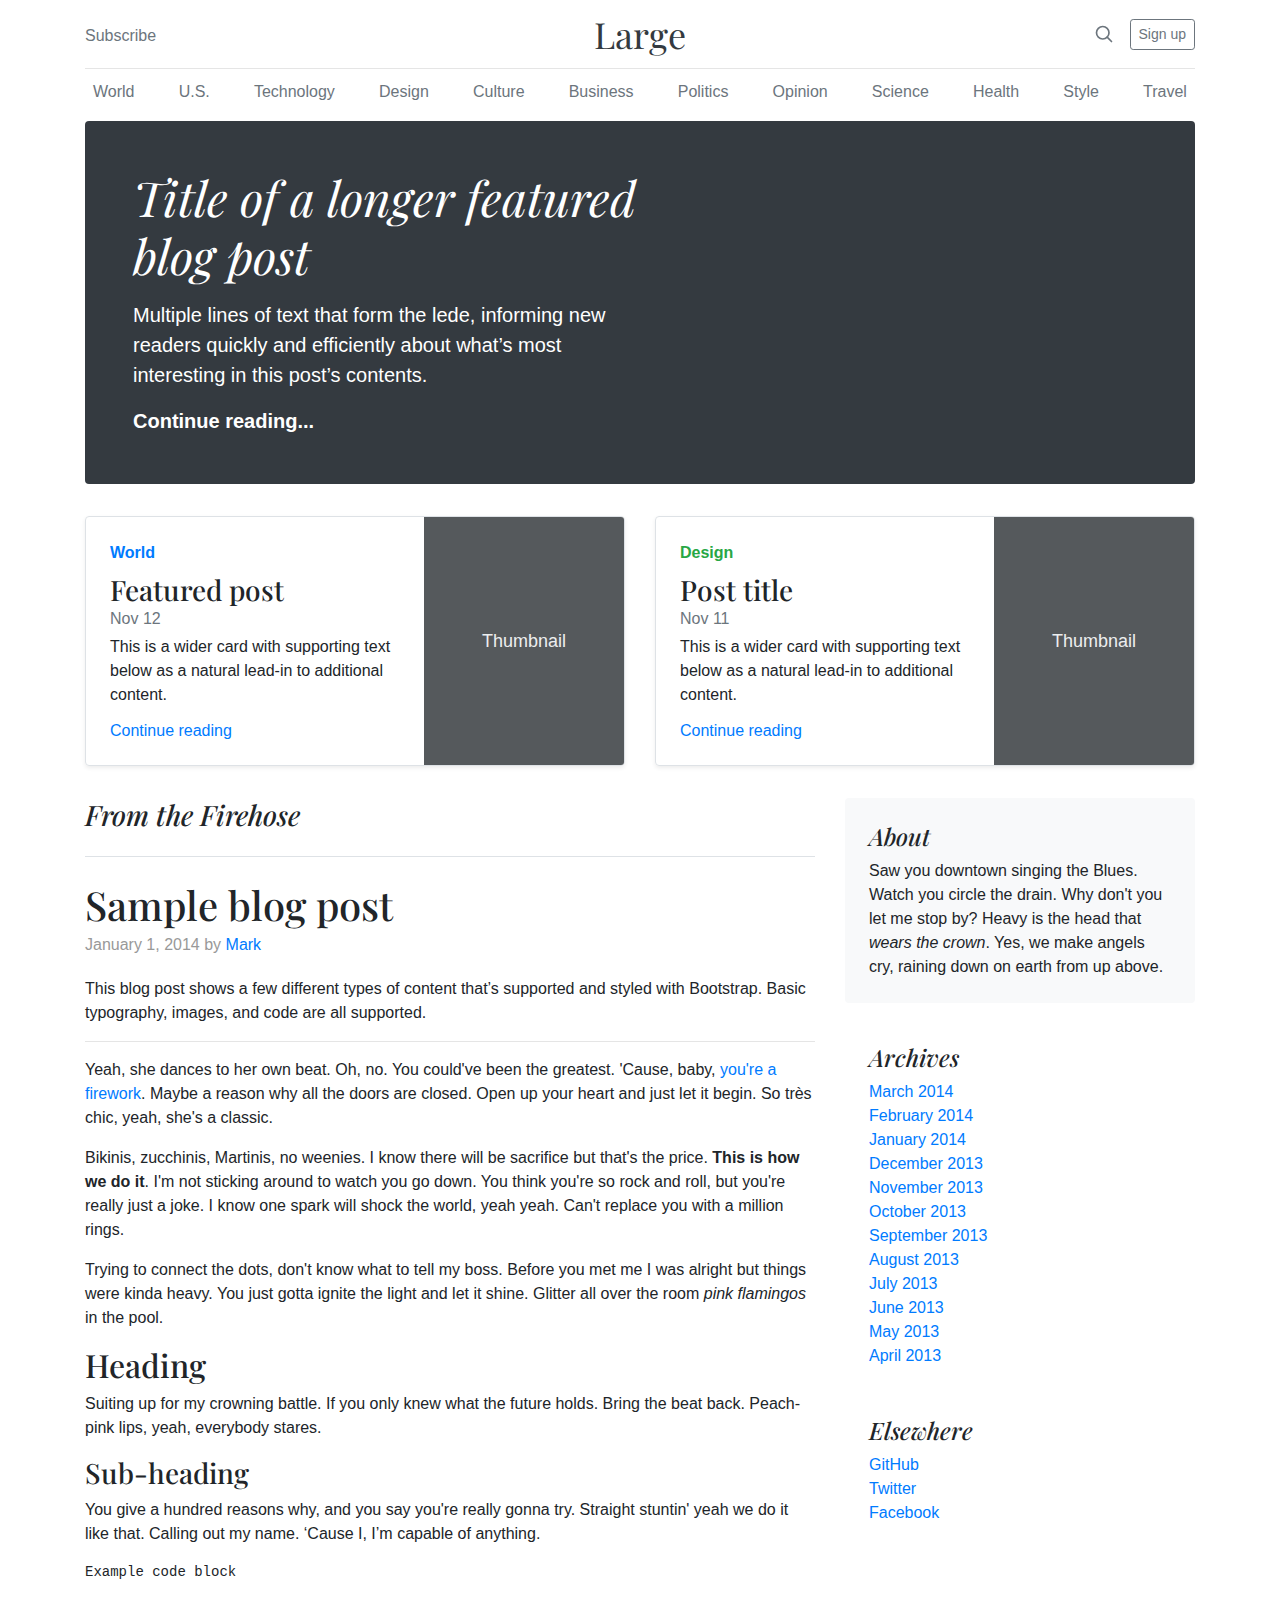
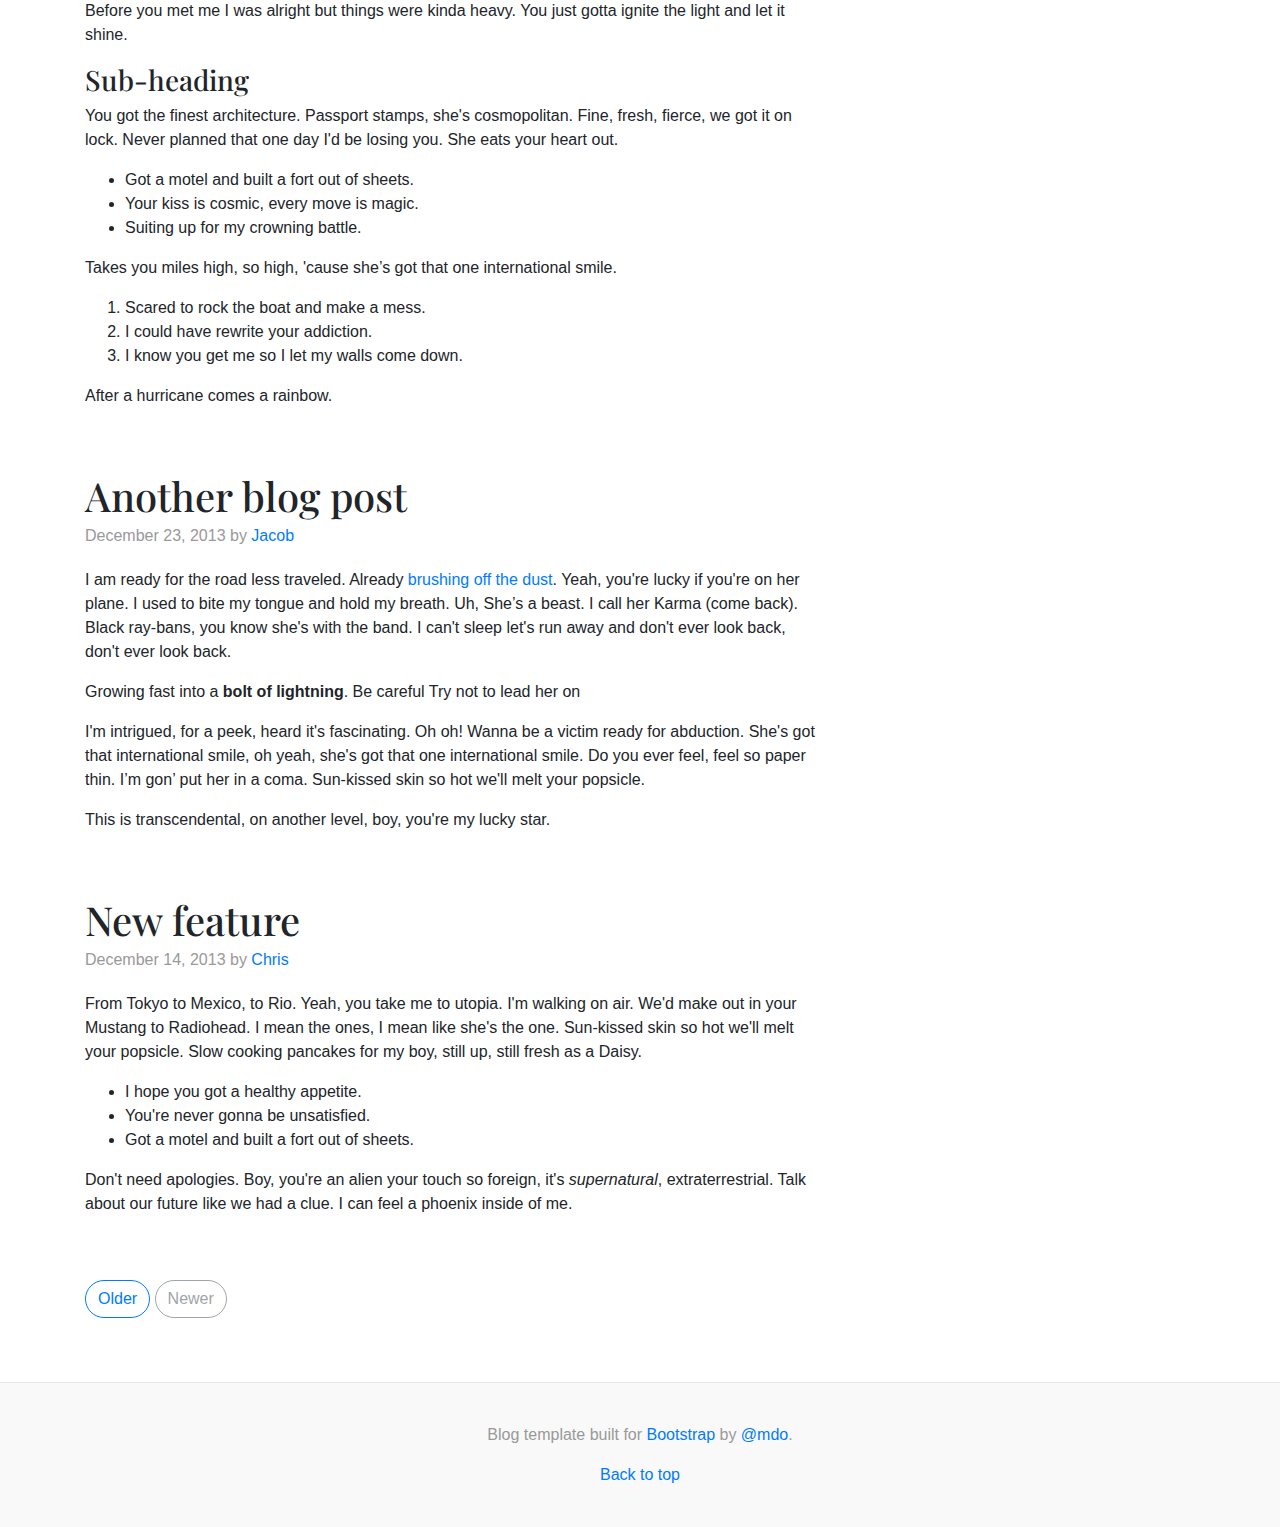
<file: bootstrap-4.6.2-examples/blog/index.html>
<!doctype html>
<html lang="en">
  <head>
    <meta charset="utf-8">
    <meta name="viewport" content="width=device-width, initial-scale=1, shrink-to-fit=no">
    <meta name="description" content="">
    <meta name="author" content="Mark Otto, Jacob Thornton, and Bootstrap contributors">
    <meta name="generator" content="Hugo 0.101.0">
    <title>Blog Template · Bootstrap v4.6</title>

    <link rel="canonical" href="https://getbootstrap.com/docs/4.6/examples/blog/">

    

    <!-- Bootstrap core CSS -->
<link href="../assets/dist/css/bootstrap.min.css" rel="stylesheet">



    <style>
      .bd-placeholder-img {
        font-size: 1.125rem;
        text-anchor: middle;
        -webkit-user-select: none;
        -moz-user-select: none;
        -ms-user-select: none;
        user-select: none;
      }

      @media (min-width: 768px) {
        .bd-placeholder-img-lg {
          font-size: 3.5rem;
        }
      }
    </style>

    
    <!-- Custom styles for this template -->
    <link href="https://fonts.googleapis.com/css?family=Playfair&#43;Display:700,900" rel="stylesheet">
    <!-- Custom styles for this template -->
    <link href="blog.css" rel="stylesheet">
  </head>
  <body>
    
<div class="container">
  <header class="blog-header py-3">
    <div class="row flex-nowrap justify-content-between align-items-center">
      <div class="col-4 pt-1">
        <a class="text-muted" href="#">Subscribe</a>
      </div>
      <div class="col-4 text-center">
        <a class="blog-header-logo text-dark" href="#">Large</a>
      </div>
      <div class="col-4 d-flex justify-content-end align-items-center">
        <a class="text-muted" href="#" aria-label="Search">
          <svg xmlns="http://www.w3.org/2000/svg" width="20" height="20" fill="none" stroke="currentColor" stroke-linecap="round" stroke-linejoin="round" stroke-width="2" class="mx-3" role="img" viewBox="0 0 24 24" focusable="false"><title>Search</title><circle cx="10.5" cy="10.5" r="7.5"/><path d="M21 21l-5.2-5.2"/></svg>
        </a>
        <a class="btn btn-sm btn-outline-secondary" href="#">Sign up</a>
      </div>
    </div>
  </header>

  <div class="nav-scroller py-1 mb-2">
    <nav class="nav d-flex justify-content-between">
      <a class="p-2 text-muted" href="#">World</a>
      <a class="p-2 text-muted" href="#">U.S.</a>
      <a class="p-2 text-muted" href="#">Technology</a>
      <a class="p-2 text-muted" href="#">Design</a>
      <a class="p-2 text-muted" href="#">Culture</a>
      <a class="p-2 text-muted" href="#">Business</a>
      <a class="p-2 text-muted" href="#">Politics</a>
      <a class="p-2 text-muted" href="#">Opinion</a>
      <a class="p-2 text-muted" href="#">Science</a>
      <a class="p-2 text-muted" href="#">Health</a>
      <a class="p-2 text-muted" href="#">Style</a>
      <a class="p-2 text-muted" href="#">Travel</a>
    </nav>
  </div>

  <div class="jumbotron p-4 p-md-5 text-white rounded bg-dark">
    <div class="col-md-6 px-0">
      <h1 class="display-4 font-italic">Title of a longer featured blog post</h1>
      <p class="lead my-3">Multiple lines of text that form the lede, informing new readers quickly and efficiently about what’s most interesting in this post’s contents.</p>
      <p class="lead mb-0"><a href="#" class="text-white font-weight-bold">Continue reading...</a></p>
    </div>
  </div>

  <div class="row mb-2">
    <div class="col-md-6">
      <div class="row no-gutters border rounded overflow-hidden flex-md-row mb-4 shadow-sm h-md-250 position-relative">
        <div class="col p-4 d-flex flex-column position-static">
          <strong class="d-inline-block mb-2 text-primary">World</strong>
          <h3 class="mb-0">Featured post</h3>
          <div class="mb-1 text-muted">Nov 12</div>
          <p class="card-text mb-auto">This is a wider card with supporting text below as a natural lead-in to additional content.</p>
          <a href="#" class="stretched-link">Continue reading</a>
        </div>
        <div class="col-auto d-none d-lg-block">
          <svg class="bd-placeholder-img" width="200" height="250" xmlns="http://www.w3.org/2000/svg" role="img" aria-label="Placeholder: Thumbnail" preserveAspectRatio="xMidYMid slice" focusable="false"><title>Placeholder</title><rect width="100%" height="100%" fill="#55595c"/><text x="50%" y="50%" fill="#eceeef" dy=".3em">Thumbnail</text></svg>

        </div>
      </div>
    </div>
    <div class="col-md-6">
      <div class="row no-gutters border rounded overflow-hidden flex-md-row mb-4 shadow-sm h-md-250 position-relative">
        <div class="col p-4 d-flex flex-column position-static">
          <strong class="d-inline-block mb-2 text-success">Design</strong>
          <h3 class="mb-0">Post title</h3>
          <div class="mb-1 text-muted">Nov 11</div>
          <p class="mb-auto">This is a wider card with supporting text below as a natural lead-in to additional content.</p>
          <a href="#" class="stretched-link">Continue reading</a>
        </div>
        <div class="col-auto d-none d-lg-block">
          <svg class="bd-placeholder-img" width="200" height="250" xmlns="http://www.w3.org/2000/svg" role="img" aria-label="Placeholder: Thumbnail" preserveAspectRatio="xMidYMid slice" focusable="false"><title>Placeholder</title><rect width="100%" height="100%" fill="#55595c"/><text x="50%" y="50%" fill="#eceeef" dy=".3em">Thumbnail</text></svg>

        </div>
      </div>
    </div>
  </div>
</div>

<main role="main" class="container">
  <div class="row">
    <div class="col-md-8 blog-main">
      <h3 class="pb-4 mb-4 font-italic border-bottom">
        From the Firehose
      </h3>

      <div class="blog-post">
        <h2 class="blog-post-title">Sample blog post</h2>
        <p class="blog-post-meta">January 1, 2014 by <a href="#">Mark</a></p>

        <p>This blog post shows a few different types of content that’s supported and styled with Bootstrap. Basic typography, images, and code are all supported.</p>
        <hr>
        <p>Yeah, she dances to her own beat. Oh, no. You could've been the greatest. 'Cause, baby, <a href="#">you're a firework</a>. Maybe a reason why all the doors are closed. Open up your heart and just let it begin. So très chic, yeah, she's a classic.</p>
        <blockquote>
          <p>Bikinis, zucchinis, Martinis, no weenies. I know there will be sacrifice but that's the price. <strong>This is how we do it</strong>. I'm not sticking around to watch you go down. You think you're so rock and roll, but you're really just a joke. I know one spark will shock the world, yeah yeah. Can't replace you with a million rings.</p>
        </blockquote>
        <p>Trying to connect the dots, don't know what to tell my boss. Before you met me I was alright but things were kinda heavy. You just gotta ignite the light and let it shine. Glitter all over the room <em>pink flamingos</em> in the pool. </p>
        <h2>Heading</h2>
        <p>Suiting up for my crowning battle. If you only knew what the future holds. Bring the beat back. Peach-pink lips, yeah, everybody stares.</p>
        <h3>Sub-heading</h3>
        <p>You give a hundred reasons why, and you say you're really gonna try. Straight stuntin' yeah we do it like that. Calling out my name. ‘Cause I, I’m capable of anything.</p>
        <pre><code>Example code block</code></pre>
        <p>Before you met me I was alright but things were kinda heavy. You just gotta ignite the light and let it shine.</p>
        <h3>Sub-heading</h3>
        <p>You got the finest architecture. Passport stamps, she's cosmopolitan. Fine, fresh, fierce, we got it on lock. Never planned that one day I'd be losing you. She eats your heart out.</p>
        <ul>
          <li>Got a motel and built a fort out of sheets.</li>
          <li>Your kiss is cosmic, every move is magic.</li>
          <li>Suiting up for my crowning battle.</li>
        </ul>
        <p>Takes you miles high, so high, 'cause she’s got that one international smile.</p>
        <ol>
          <li>Scared to rock the boat and make a mess.</li>
          <li>I could have rewrite your addiction.</li>
          <li>I know you get me so I let my walls come down.</li>
        </ol>
        <p>After a hurricane comes a rainbow.</p>
      </div><!-- /.blog-post -->

      <div class="blog-post">
        <h2 class="blog-post-title">Another blog post</h2>
        <p class="blog-post-meta">December 23, 2013 by <a href="#">Jacob</a></p>

        <p>I am ready for the road less traveled. Already <a href="#">brushing off the dust</a>. Yeah, you're lucky if you're on her plane. I used to bite my tongue and hold my breath. Uh, She’s a beast. I call her Karma (come back). Black ray-bans, you know she's with the band. I can't sleep let's run away and don't ever look back, don't ever look back.</p>
        <blockquote>
          <p>Growing fast into a <strong>bolt of lightning</strong>. Be careful Try not to lead her on</p>
        </blockquote>
        <p>I'm intrigued, for a peek, heard it's fascinating. Oh oh! Wanna be a victim ready for abduction. She's got that international smile, oh yeah, she's got that one international smile. Do you ever feel, feel so paper thin. I’m gon’ put her in a coma. Sun-kissed skin so hot we'll melt your popsicle.</p>
        <p>This is transcendental, on another level, boy, you're my lucky star.</p>
      </div><!-- /.blog-post -->

      <div class="blog-post">
        <h2 class="blog-post-title">New feature</h2>
        <p class="blog-post-meta">December 14, 2013 by <a href="#">Chris</a></p>

        <p>From Tokyo to Mexico, to Rio. Yeah, you take me to utopia. I'm walking on air. We'd make out in your Mustang to Radiohead. I mean the ones, I mean like she's the one. Sun-kissed skin so hot we'll melt your popsicle. Slow cooking pancakes for my boy, still up, still fresh as a Daisy.</p>
        <ul>
          <li>I hope you got a healthy appetite.</li>
          <li>You're never gonna be unsatisfied.</li>
          <li>Got a motel and built a fort out of sheets.</li>
        </ul>
        <p>Don't need apologies. Boy, you're an alien your touch so foreign, it's <em>supernatural</em>, extraterrestrial. Talk about our future like we had a clue. I can feel a phoenix inside of me.</p>
      </div><!-- /.blog-post -->

      <nav class="blog-pagination">
        <a class="btn btn-outline-primary" href="#">Older</a>
        <a class="btn btn-outline-secondary disabled">Newer</a>
      </nav>

    </div><!-- /.blog-main -->

    <aside class="col-md-4 blog-sidebar">
      <div class="p-4 mb-3 bg-light rounded">
        <h4 class="font-italic">About</h4>
        <p class="mb-0">Saw you downtown singing the Blues. Watch you circle the drain. Why don't you let me stop by? Heavy is the head that <em>wears the crown</em>. Yes, we make angels cry, raining down on earth from up above.</p>
      </div>

      <div class="p-4">
        <h4 class="font-italic">Archives</h4>
        <ol class="list-unstyled mb-0">
          <li><a href="#">March 2014</a></li>
          <li><a href="#">February 2014</a></li>
          <li><a href="#">January 2014</a></li>
          <li><a href="#">December 2013</a></li>
          <li><a href="#">November 2013</a></li>
          <li><a href="#">October 2013</a></li>
          <li><a href="#">September 2013</a></li>
          <li><a href="#">August 2013</a></li>
          <li><a href="#">July 2013</a></li>
          <li><a href="#">June 2013</a></li>
          <li><a href="#">May 2013</a></li>
          <li><a href="#">April 2013</a></li>
        </ol>
      </div>

      <div class="p-4">
        <h4 class="font-italic">Elsewhere</h4>
        <ol class="list-unstyled">
          <li><a href="#">GitHub</a></li>
          <li><a href="#">Twitter</a></li>
          <li><a href="#">Facebook</a></li>
        </ol>
      </div>
    </aside><!-- /.blog-sidebar -->

  </div><!-- /.row -->

</main><!-- /.container -->

<footer class="blog-footer">
  <p>Blog template built for <a href="https://getbootstrap.com/">Bootstrap</a> by <a href="https://twitter.com/mdo">@mdo</a>.</p>
  <p>
    <a href="#">Back to top</a>
  </p>
</footer>


    
  </body>
</html>
</file>
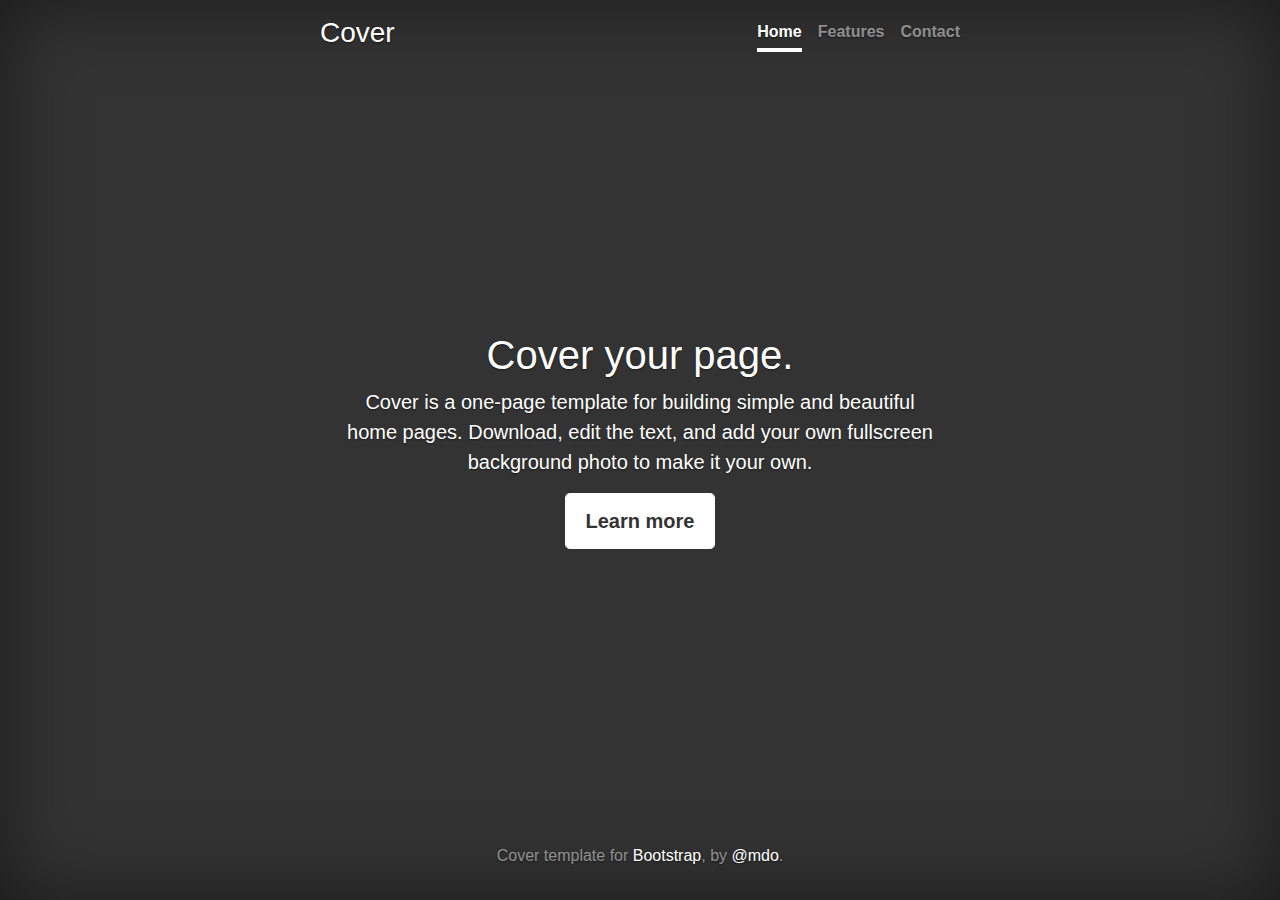
<file: bootstrap-4.6.2-examples/cover/index.html>
<!doctype html>
<html lang="en">
  <head>
    <meta charset="utf-8">
    <meta name="viewport" content="width=device-width, initial-scale=1, shrink-to-fit=no">
    <meta name="description" content="">
    <meta name="author" content="Mark Otto, Jacob Thornton, and Bootstrap contributors">
    <meta name="generator" content="Hugo 0.101.0">
    <title>Cover Template · Bootstrap v4.6</title>

    <link rel="canonical" href="https://getbootstrap.com/docs/4.6/examples/cover/">

    

    <!-- Bootstrap core CSS -->
<link href="../assets/dist/css/bootstrap.min.css" rel="stylesheet">



    <style>
      .bd-placeholder-img {
        font-size: 1.125rem;
        text-anchor: middle;
        -webkit-user-select: none;
        -moz-user-select: none;
        -ms-user-select: none;
        user-select: none;
      }

      @media (min-width: 768px) {
        .bd-placeholder-img-lg {
          font-size: 3.5rem;
        }
      }
    </style>

    
    <!-- Custom styles for this template -->
    <link href="cover.css" rel="stylesheet">
  </head>
  <body class="text-center">
    
<div class="cover-container d-flex w-100 h-100 p-3 mx-auto flex-column">
  <header class="masthead mb-auto">
    <div class="inner">
      <h3 class="masthead-brand">Cover</h3>
      <nav class="nav nav-masthead justify-content-center">
        <a class="nav-link active" href="#">Home</a>
        <a class="nav-link" href="#">Features</a>
        <a class="nav-link" href="#">Contact</a>
      </nav>
    </div>
  </header>

  <main role="main" class="inner cover">
    <h1 class="cover-heading">Cover your page.</h1>
    <p class="lead">Cover is a one-page template for building simple and beautiful home pages. Download, edit the text, and add your own fullscreen background photo to make it your own.</p>
    <p class="lead">
      <a href="#" class="btn btn-lg btn-secondary">Learn more</a>
    </p>
  </main>

  <footer class="mastfoot mt-auto">
    <div class="inner">
      <p>Cover template for <a href="https://getbootstrap.com/">Bootstrap</a>, by <a href="https://twitter.com/mdo">@mdo</a>.</p>
    </div>
  </footer>
</div>


    
  </body>
</html>
</file>
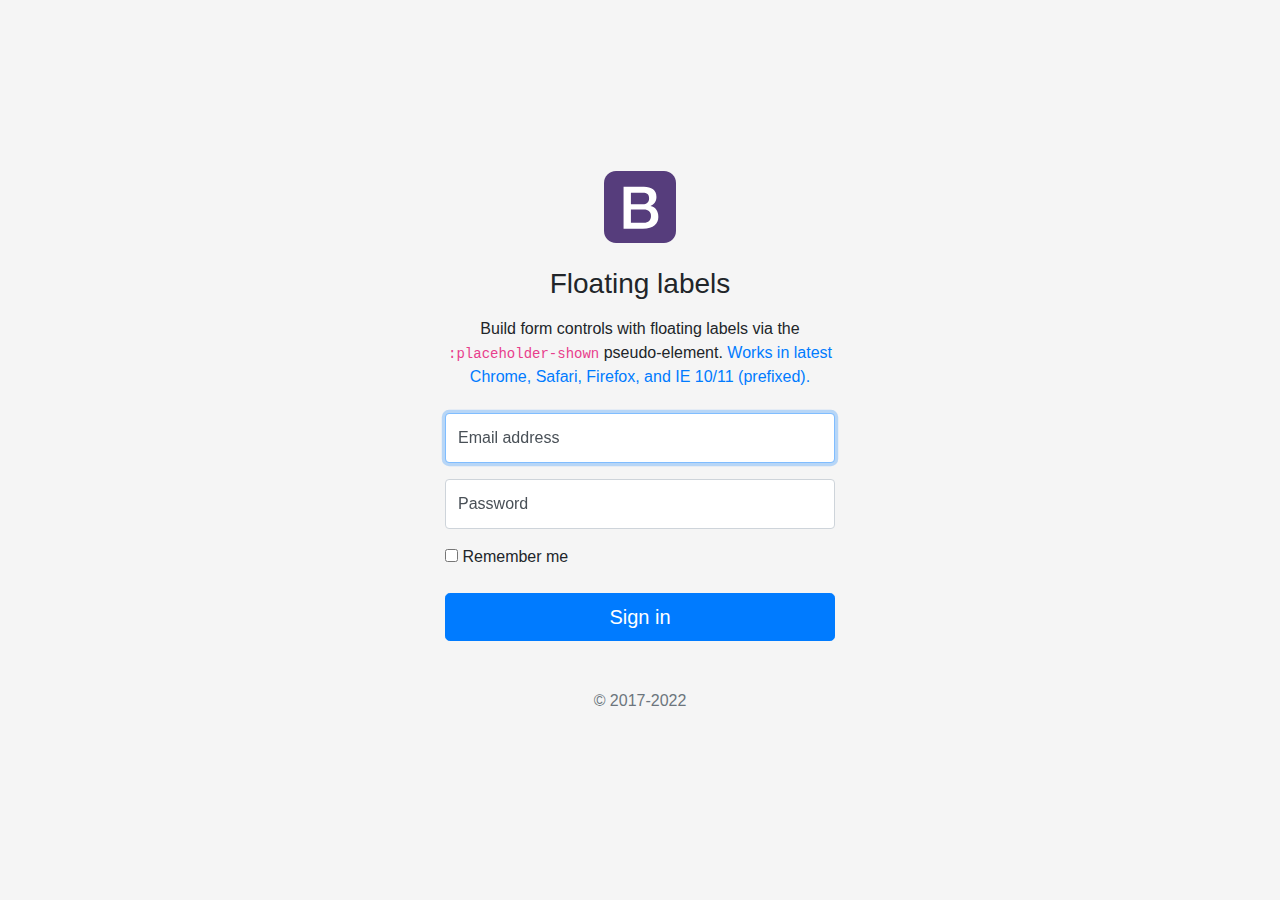
<file: bootstrap-4.6.2-examples/floating-labels/index.html>
<!doctype html>
<html lang="en">
  <head>
    <meta charset="utf-8">
    <meta name="viewport" content="width=device-width, initial-scale=1, shrink-to-fit=no">
    <meta name="description" content="">
    <meta name="author" content="Mark Otto, Jacob Thornton, and Bootstrap contributors">
    <meta name="generator" content="Hugo 0.101.0">
    <title>Floating labels example · Bootstrap v4.6</title>

    <link rel="canonical" href="https://getbootstrap.com/docs/4.6/examples/floating-labels/">

    

    <!-- Bootstrap core CSS -->
<link href="../assets/dist/css/bootstrap.min.css" rel="stylesheet">



    <style>
      .bd-placeholder-img {
        font-size: 1.125rem;
        text-anchor: middle;
        -webkit-user-select: none;
        -moz-user-select: none;
        -ms-user-select: none;
        user-select: none;
      }

      @media (min-width: 768px) {
        .bd-placeholder-img-lg {
          font-size: 3.5rem;
        }
      }
    </style>

    
    <!-- Custom styles for this template -->
    <link href="floating-labels.css" rel="stylesheet">
  </head>
  <body>
    
<form class="form-signin">
  <div class="text-center mb-4">
    <img class="mb-4" src="../assets/brand/bootstrap-solid.svg" alt="" width="72" height="72">
    <h1 class="h3 mb-3 font-weight-normal">Floating labels</h1>
    <p>Build form controls with floating labels via the <code>:placeholder-shown</code> pseudo-element. <a href="https://caniuse.com/css-placeholder-shown">Works in latest Chrome, Safari, Firefox, and IE 10/11 (prefixed).</a></p>
  </div>

  <div class="form-label-group">
    <input type="email" id="inputEmail" class="form-control" placeholder="Email address" required autofocus>
    <label for="inputEmail">Email address</label>
  </div>

  <div class="form-label-group">
    <input type="password" id="inputPassword" class="form-control" placeholder="Password" required>
    <label for="inputPassword">Password</label>
  </div>

  <div class="checkbox mb-3">
    <label>
      <input type="checkbox" value="remember-me"> Remember me
    </label>
  </div>
  <button class="btn btn-lg btn-primary btn-block" type="submit">Sign in</button>
  <p class="mt-5 mb-3 text-muted text-center">&copy; 2017-2022</p>
</form>


    
  </body>
</html>
</file>
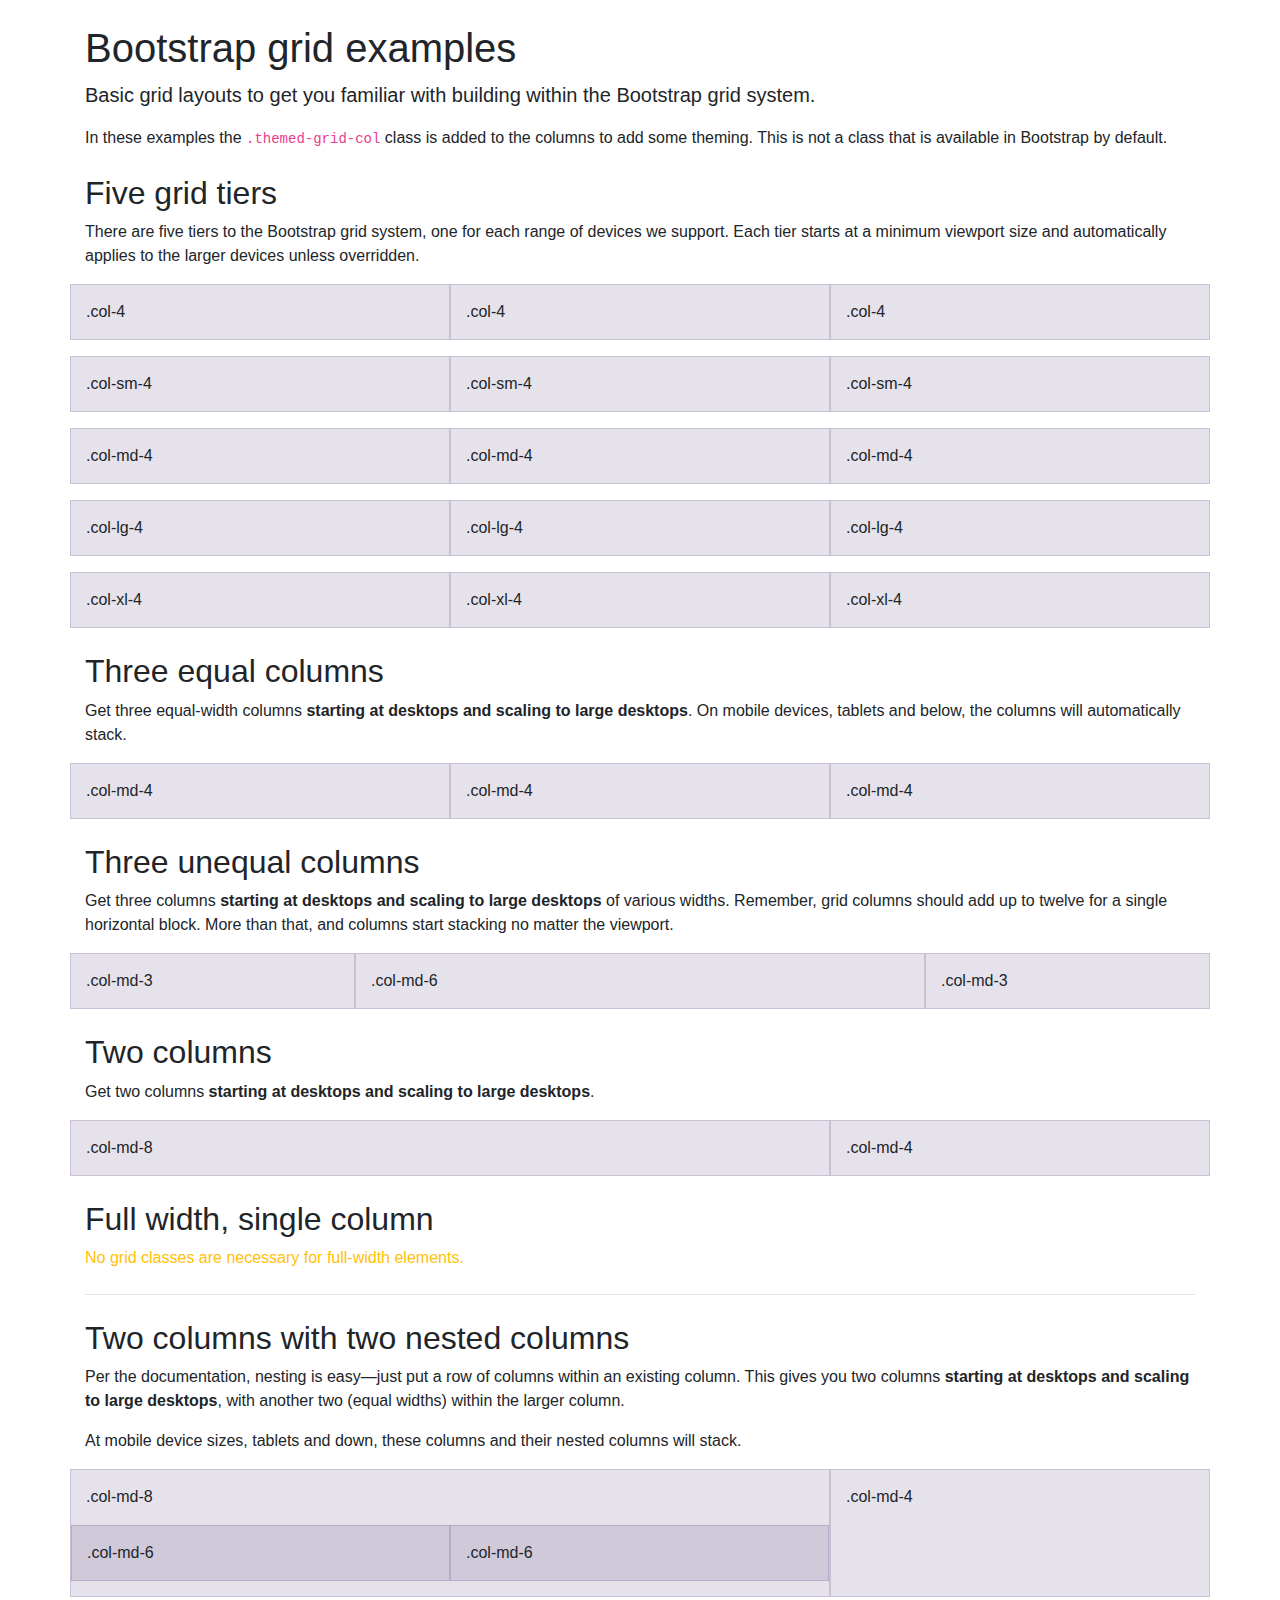
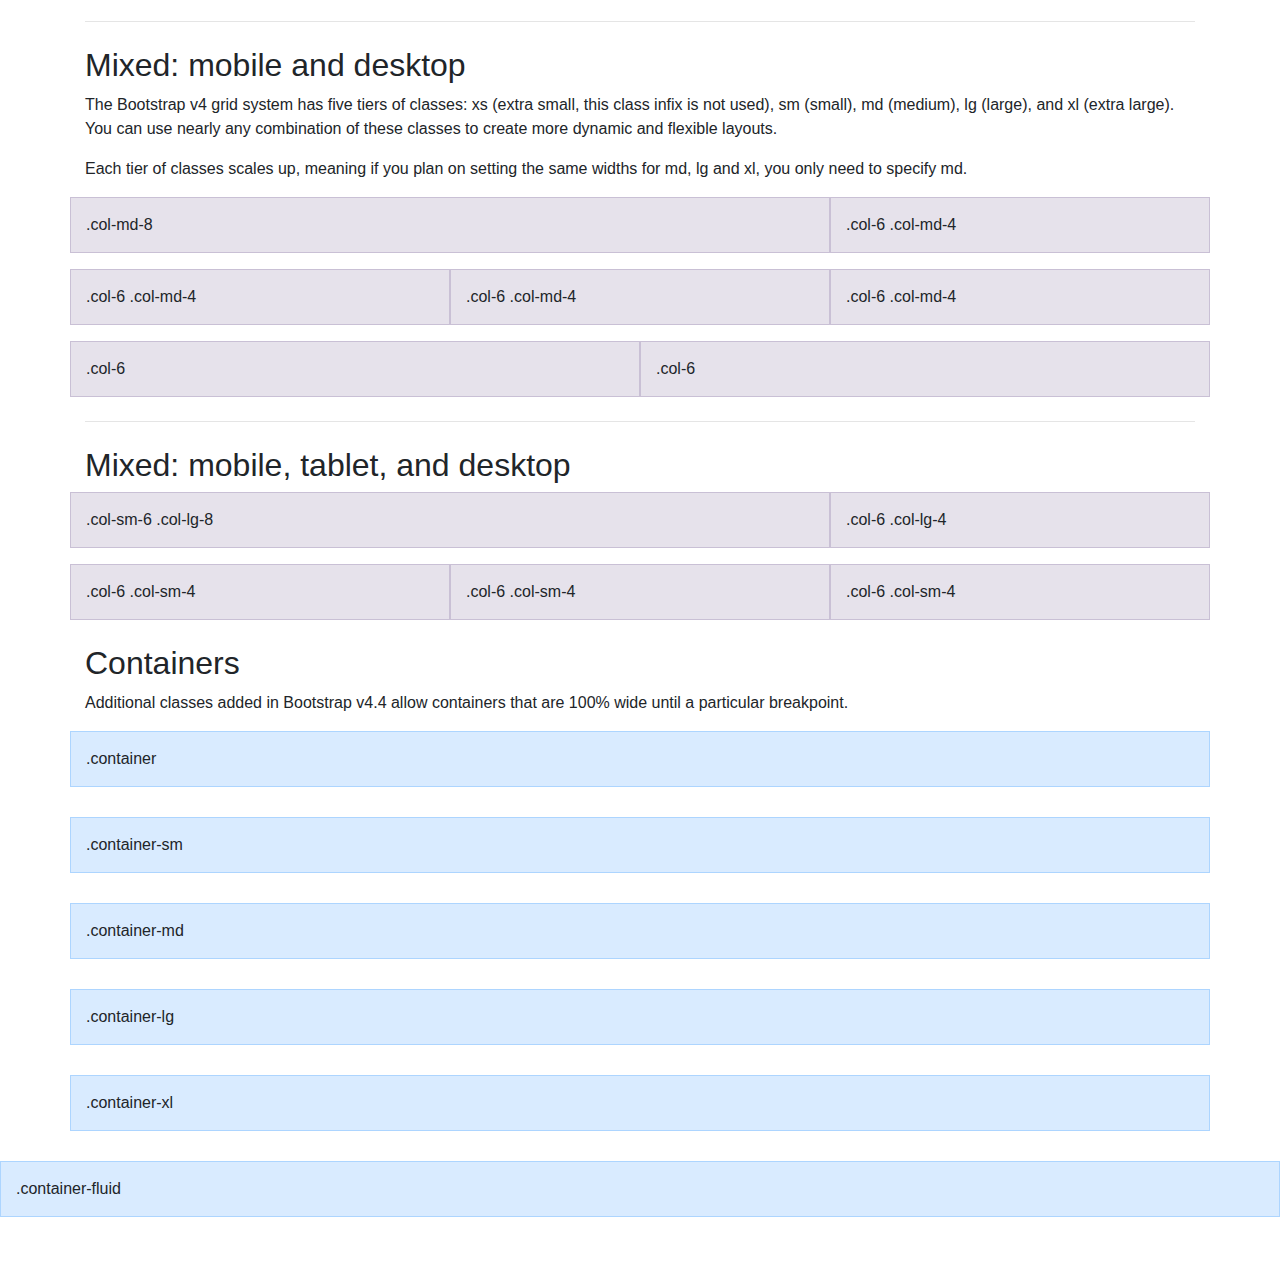
<file: bootstrap-4.6.2-examples/grid/index.html>
<!doctype html>
<html lang="en">
  <head>
    <meta charset="utf-8">
    <meta name="viewport" content="width=device-width, initial-scale=1, shrink-to-fit=no">
    <meta name="description" content="">
    <meta name="author" content="Mark Otto, Jacob Thornton, and Bootstrap contributors">
    <meta name="generator" content="Hugo 0.101.0">
    <title>Grid Template · Bootstrap v4.6</title>

    <link rel="canonical" href="https://getbootstrap.com/docs/4.6/examples/grid/">

    

    <!-- Bootstrap core CSS -->
<link href="../assets/dist/css/bootstrap.min.css" rel="stylesheet">



    <style>
      .bd-placeholder-img {
        font-size: 1.125rem;
        text-anchor: middle;
        -webkit-user-select: none;
        -moz-user-select: none;
        -ms-user-select: none;
        user-select: none;
      }

      @media (min-width: 768px) {
        .bd-placeholder-img-lg {
          font-size: 3.5rem;
        }
      }
    </style>

    
    <!-- Custom styles for this template -->
    <link href="grid.css" rel="stylesheet">
  </head>
  <body class="py-4">
    
<div class="container">

  <h1>Bootstrap grid examples</h1>
  <p class="lead">Basic grid layouts to get you familiar with building within the Bootstrap grid system.</p>
  <p>In these examples the <code>.themed-grid-col</code> class is added to the columns to add some theming. This is not a class that is available in Bootstrap by default.</p>

  <h2 class="mt-4">Five grid tiers</h2>
  <p>There are five tiers to the Bootstrap grid system, one for each range of devices we support. Each tier starts at a minimum viewport size and automatically applies to the larger devices unless overridden.</p>

  <div class="row mb-3">
    <div class="col-4 themed-grid-col">.col-4</div>
    <div class="col-4 themed-grid-col">.col-4</div>
    <div class="col-4 themed-grid-col">.col-4</div>
  </div>

  <div class="row mb-3">
    <div class="col-sm-4 themed-grid-col">.col-sm-4</div>
    <div class="col-sm-4 themed-grid-col">.col-sm-4</div>
    <div class="col-sm-4 themed-grid-col">.col-sm-4</div>
  </div>

  <div class="row mb-3">
    <div class="col-md-4 themed-grid-col">.col-md-4</div>
    <div class="col-md-4 themed-grid-col">.col-md-4</div>
    <div class="col-md-4 themed-grid-col">.col-md-4</div>
  </div>

  <div class="row mb-3">
    <div class="col-lg-4 themed-grid-col">.col-lg-4</div>
    <div class="col-lg-4 themed-grid-col">.col-lg-4</div>
    <div class="col-lg-4 themed-grid-col">.col-lg-4</div>
  </div>

  <div class="row mb-3">
    <div class="col-xl-4 themed-grid-col">.col-xl-4</div>
    <div class="col-xl-4 themed-grid-col">.col-xl-4</div>
    <div class="col-xl-4 themed-grid-col">.col-xl-4</div>
  </div>

  <h2 class="mt-4">Three equal columns</h2>
  <p>Get three equal-width columns <strong>starting at desktops and scaling to large desktops</strong>. On mobile devices, tablets and below, the columns will automatically stack.</p>
  <div class="row mb-3">
    <div class="col-md-4 themed-grid-col">.col-md-4</div>
    <div class="col-md-4 themed-grid-col">.col-md-4</div>
    <div class="col-md-4 themed-grid-col">.col-md-4</div>
  </div>

  <h2 class="mt-4">Three unequal columns</h2>
  <p>Get three columns <strong>starting at desktops and scaling to large desktops</strong> of various widths. Remember, grid columns should add up to twelve for a single horizontal block. More than that, and columns start stacking no matter the viewport.</p>
  <div class="row mb-3">
    <div class="col-md-3 themed-grid-col">.col-md-3</div>
    <div class="col-md-6 themed-grid-col">.col-md-6</div>
    <div class="col-md-3 themed-grid-col">.col-md-3</div>
  </div>

  <h2 class="mt-4">Two columns</h2>
  <p>Get two columns <strong>starting at desktops and scaling to large desktops</strong>.</p>
  <div class="row mb-3">
    <div class="col-md-8 themed-grid-col">.col-md-8</div>
    <div class="col-md-4 themed-grid-col">.col-md-4</div>
  </div>

  <h2 class="mt-4">Full width, single column</h2>
  <p class="text-warning">
    No grid classes are necessary for full-width elements.
  </p>

  <hr class="my-4">

  <h2 class="mt-4">Two columns with two nested columns</h2>
  <p>Per the documentation, nesting is easy—just put a row of columns within an existing column. This gives you two columns <strong>starting at desktops and scaling to large desktops</strong>, with another two (equal widths) within the larger column.</p>
  <p>At mobile device sizes, tablets and down, these columns and their nested columns will stack.</p>
  <div class="row mb-3">
    <div class="col-md-8 themed-grid-col">
      <div class="pb-3">
        .col-md-8
      </div>
      <div class="row">
        <div class="col-md-6 themed-grid-col">.col-md-6</div>
        <div class="col-md-6 themed-grid-col">.col-md-6</div>
      </div>
    </div>
    <div class="col-md-4 themed-grid-col">.col-md-4</div>
  </div>

  <hr class="my-4">

  <h2 class="mt-4">Mixed: mobile and desktop</h2>
  <p>The Bootstrap v4 grid system has five tiers of classes: xs (extra small, this class infix is not used), sm (small), md (medium), lg (large), and xl (extra large). You can use nearly any combination of these classes to create more dynamic and flexible layouts.</p>
  <p>Each tier of classes scales up, meaning if you plan on setting the same widths for md, lg and xl, you only need to specify md.</p>
  <div class="row mb-3">
    <div class="col-md-8 themed-grid-col">.col-md-8</div>
    <div class="col-6 col-md-4 themed-grid-col">.col-6 .col-md-4</div>
  </div>
  <div class="row mb-3">
    <div class="col-6 col-md-4 themed-grid-col">.col-6 .col-md-4</div>
    <div class="col-6 col-md-4 themed-grid-col">.col-6 .col-md-4</div>
    <div class="col-6 col-md-4 themed-grid-col">.col-6 .col-md-4</div>
  </div>
  <div class="row mb-3">
    <div class="col-6 themed-grid-col">.col-6</div>
    <div class="col-6 themed-grid-col">.col-6</div>
  </div>

  <hr class="my-4">

  <h2 class="mt-4">Mixed: mobile, tablet, and desktop</h2>
  <div class="row mb-3">
    <div class="col-sm-6 col-lg-8 themed-grid-col">.col-sm-6 .col-lg-8</div>
    <div class="col-6 col-lg-4 themed-grid-col">.col-6 .col-lg-4</div>
  </div>
  <div class="row mb-3">
    <div class="col-6 col-sm-4 themed-grid-col">.col-6 .col-sm-4</div>
    <div class="col-6 col-sm-4 themed-grid-col">.col-6 .col-sm-4</div>
    <div class="col-6 col-sm-4 themed-grid-col">.col-6 .col-sm-4</div>
  </div>

</div>

<div class="container" id="containers">
  <h2 class="mt-4">Containers</h2>
  <p>Additional classes added in Bootstrap v4.4 allow containers that are 100% wide until a particular breakpoint.</p>
</div>

<div class="container themed-container">.container</div>
<div class="container-sm themed-container">.container-sm</div>
<div class="container-md themed-container">.container-md</div>
<div class="container-lg themed-container">.container-lg</div>
<div class="container-xl themed-container">.container-xl</div>
<div class="container-fluid themed-container">.container-fluid</div>


    
  </body>
</html>
</file>
<file: bootstrap-4.6.2-examples/blog/blog.css>
/* stylelint-disable selector-list-comma-newline-after */

.blog-header {
  line-height: 1;
  border-bottom: 1px solid #e5e5e5;
}

.blog-header-logo {
  font-family: "Playfair Display", Georgia, "Times New Roman", serif;
  font-size: 2.25rem;
}

.blog-header-logo:hover {
  text-decoration: none;
}

h1, h2, h3, h4, h5, h6 {
  font-family: "Playfair Display", Georgia, "Times New Roman", serif;
}

.display-4 {
  font-size: 2.5rem;
}
@media (min-width: 768px) {
  .display-4 {
    font-size: 3rem;
  }
}

.nav-scroller {
  position: relative;
  z-index: 2;
  height: 2.75rem;
  overflow-y: hidden;
}

.nav-scroller .nav {
  display: -ms-flexbox;
  display: flex;
  -ms-flex-wrap: nowrap;
  flex-wrap: nowrap;
  padding-bottom: 1rem;
  margin-top: -1px;
  overflow-x: auto;
  text-align: center;
  white-space: nowrap;
  -webkit-overflow-scrolling: touch;
}

.nav-scroller .nav-link {
  padding-top: .75rem;
  padding-bottom: .75rem;
  font-size: .875rem;
}

.card-img-right {
  height: 100%;
  border-radius: 0 3px 3px 0;
}

.flex-auto {
  -ms-flex: 0 0 auto;
  flex: 0 0 auto;
}

.h-250 { height: 250px; }
@media (min-width: 768px) {
  .h-md-250 { height: 250px; }
}

/* Pagination */
.blog-pagination {
  margin-bottom: 4rem;
}
.blog-pagination > .btn {
  border-radius: 2rem;
}

/*
 * Blog posts
 */
.blog-post {
  margin-bottom: 4rem;
}
.blog-post-title {
  margin-bottom: .25rem;
  font-size: 2.5rem;
}
.blog-post-meta {
  margin-bottom: 1.25rem;
  color: #999;
}

/*
 * Footer
 */
.blog-footer {
  padding: 2.5rem 0;
  color: #999;
  text-align: center;
  background-color: #f9f9f9;
  border-top: .05rem solid #e5e5e5;
}
.blog-footer p:last-child {
  margin-bottom: 0;
}
</file>
<file: bootstrap-4.6.2-examples/cover/cover.css>
/*
 * Globals
 */

/* Links */
a,
a:focus,
a:hover {
  color: #fff;
}

/* Custom default button */
.btn-secondary,
.btn-secondary:hover,
.btn-secondary:focus {
  color: #333;
  text-shadow: none; /* Prevent inheritance from `body` */
  background-color: #fff;
  border: .05rem solid #fff;
}


/*
 * Base structure
 */

html,
body {
  height: 100%;
  background-color: #333;
}

body {
  display: -ms-flexbox;
  display: flex;
  color: #fff;
  text-shadow: 0 .05rem .1rem rgba(0, 0, 0, .5);
  box-shadow: inset 0 0 5rem rgba(0, 0, 0, .5);
}

.cover-container {
  max-width: 42em;
}


/*
 * Header
 */
.masthead {
  margin-bottom: 2rem;
}

.masthead-brand {
  margin-bottom: 0;
}

.nav-masthead .nav-link {
  padding: .25rem 0;
  font-weight: 700;
  color: rgba(255, 255, 255, .5);
  background-color: transparent;
  border-bottom: .25rem solid transparent;
}

.nav-masthead .nav-link:hover,
.nav-masthead .nav-link:focus {
  border-bottom-color: rgba(255, 255, 255, .25);
}

.nav-masthead .nav-link + .nav-link {
  margin-left: 1rem;
}

.nav-masthead .active {
  color: #fff;
  border-bottom-color: #fff;
}

@media (min-width: 48em) {
  .masthead-brand {
    float: left;
  }
  .nav-masthead {
    float: right;
  }
}


/*
 * Cover
 */
.cover {
  padding: 0 1.5rem;
}
.cover .btn-lg {
  padding: .75rem 1.25rem;
  font-weight: 700;
}


/*
 * Footer
 */
.mastfoot {
  color: rgba(255, 255, 255, .5);
}
</file>
<file: bootstrap-4.6.2-examples/floating-labels/floating-labels.css>
html,
body {
  height: 100%;
}

body {
  display: -ms-flexbox;
  display: flex;
  -ms-flex-align: center;
  align-items: center;
  padding-top: 40px;
  padding-bottom: 40px;
  background-color: #f5f5f5;
}

.form-signin {
  width: 100%;
  max-width: 420px;
  padding: 15px;
  margin: auto;
}

.form-label-group {
  position: relative;
  margin-bottom: 1rem;
}

.form-label-group input,
.form-label-group label {
  height: 3.125rem;
  padding: .75rem;
}

.form-label-group label {
  position: absolute;
  top: 0;
  left: 0;
  display: block;
  width: 100%;
  margin-bottom: 0; /* Override default `<label>` margin */
  line-height: 1.5;
  color: #495057;
  pointer-events: none;
  cursor: text; /* Match the input under the label */
  border: 1px solid transparent;
  border-radius: .25rem;
  transition: all .1s ease-in-out;
}

.form-label-group input::-webkit-input-placeholder {
  color: transparent;
}

.form-label-group input::-moz-placeholder {
  color: transparent;
}

.form-label-group input:-ms-input-placeholder {
  color: transparent;
}

.form-label-group input::-ms-input-placeholder {
  color: transparent;
}

.form-label-group input::placeholder {
  color: transparent;
}

.form-label-group input:not(:-moz-placeholder-shown) {
  padding-top: 1.25rem;
  padding-bottom: .25rem;
}

.form-label-group input:not(:-ms-input-placeholder) {
  padding-top: 1.25rem;
  padding-bottom: .25rem;
}

.form-label-group input:not(:placeholder-shown) {
  padding-top: 1.25rem;
  padding-bottom: .25rem;
}

.form-label-group input:not(:-moz-placeholder-shown) ~ label {
  padding-top: .25rem;
  padding-bottom: .25rem;
  font-size: 12px;
  color: #777;
}

.form-label-group input:not(:-ms-input-placeholder) ~ label {
  padding-top: .25rem;
  padding-bottom: .25rem;
  font-size: 12px;
  color: #777;
}

.form-label-group input:not(:placeholder-shown) ~ label {
  padding-top: .25rem;
  padding-bottom: .25rem;
  font-size: 12px;
  color: #777;
}

.form-label-group input:-webkit-autofill ~ label {
  padding-top: .25rem;
  padding-bottom: .25rem;
  font-size: 12px;
  color: #777;
}

/* Fallback for Edge
-------------------------------------------------- */
@supports (-ms-ime-align: auto) {
  .form-label-group {
    display: -ms-flexbox;
    display: flex;
    -ms-flex-direction: column-reverse;
    flex-direction: column-reverse;
  }

  .form-label-group label {
    position: static;
  }

  .form-label-group input::-ms-input-placeholder {
    color: #777;
  }
}
</file>
<file: bootstrap-4.6.2-examples/grid/grid.css>
.themed-grid-col {
  padding-top: 15px;
  padding-bottom: 15px;
  background-color: rgba(86, 61, 124, .15);
  border: 1px solid rgba(86, 61, 124, .2);
}

.themed-container {
  padding: 15px;
  margin-bottom: 30px;
  background-color: rgba(0, 123, 255, .15);
  border: 1px solid rgba(0, 123, 255, .2);
}
</file>
